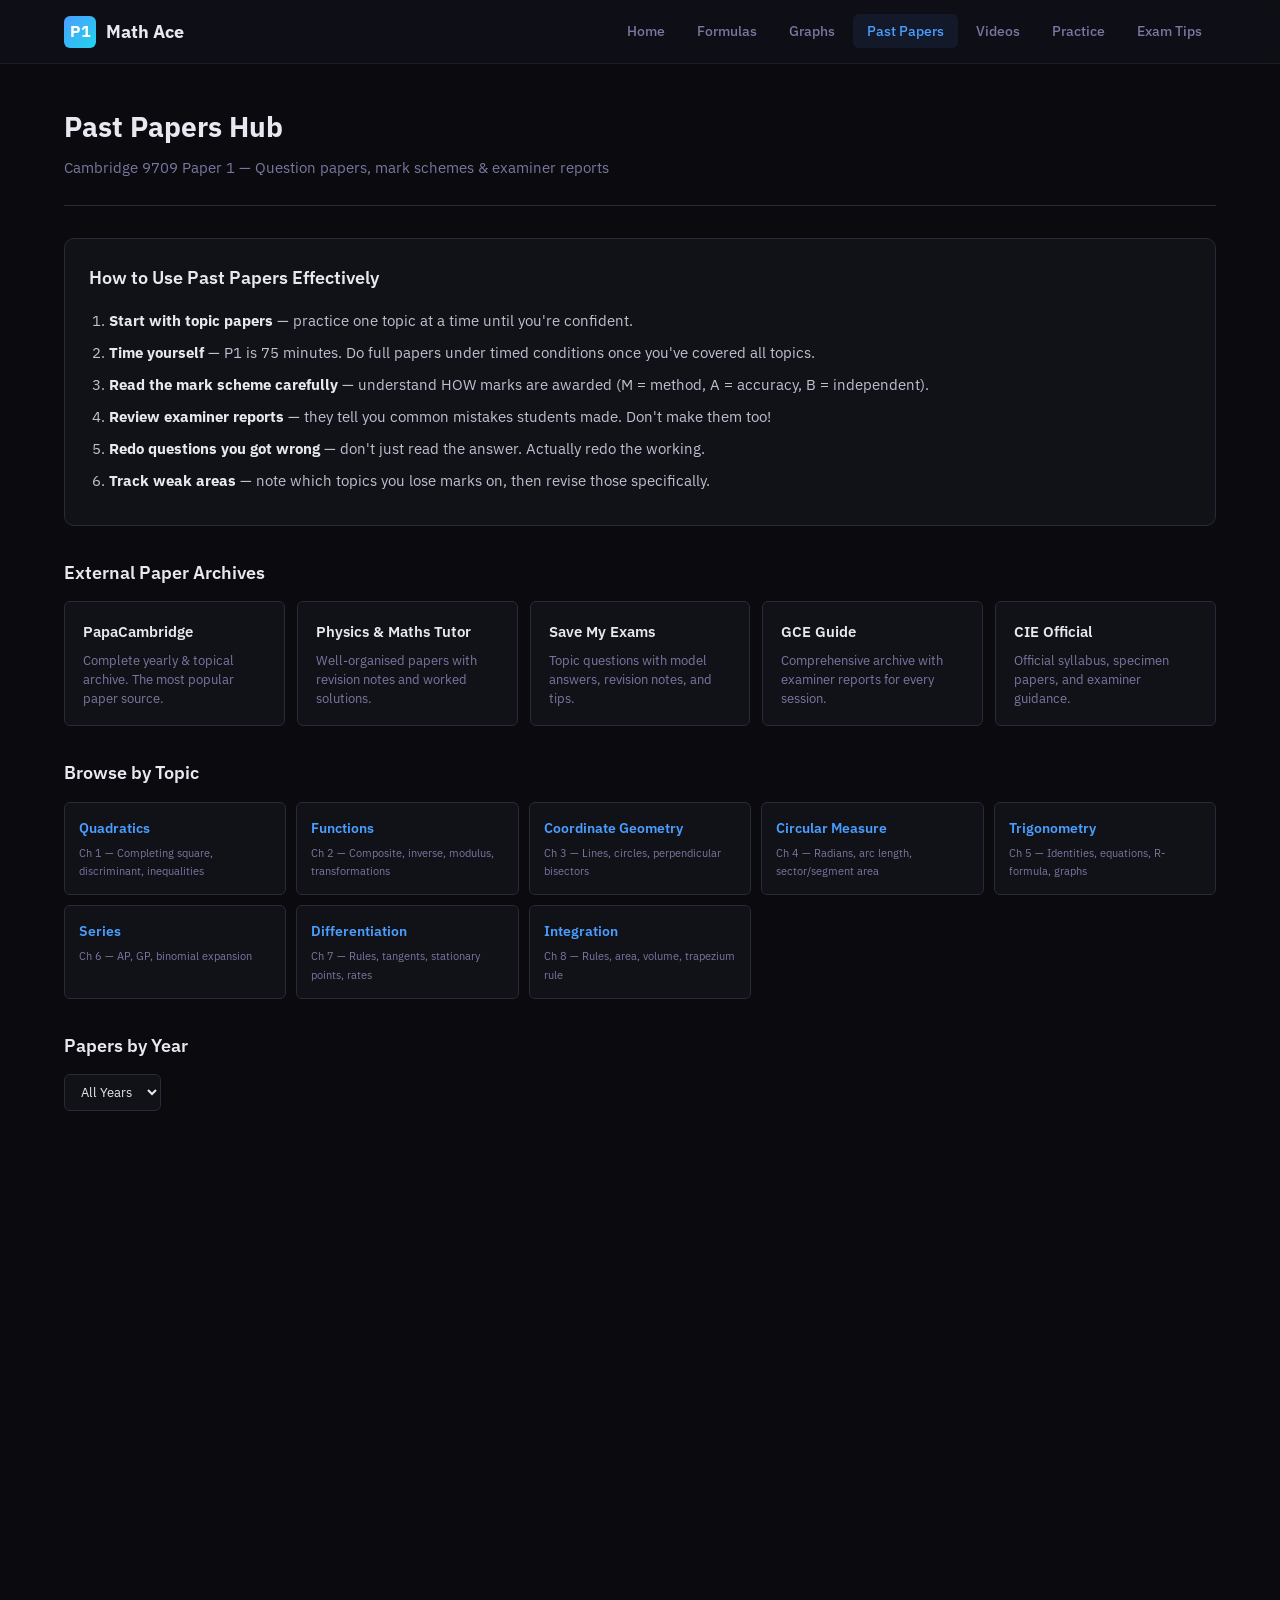
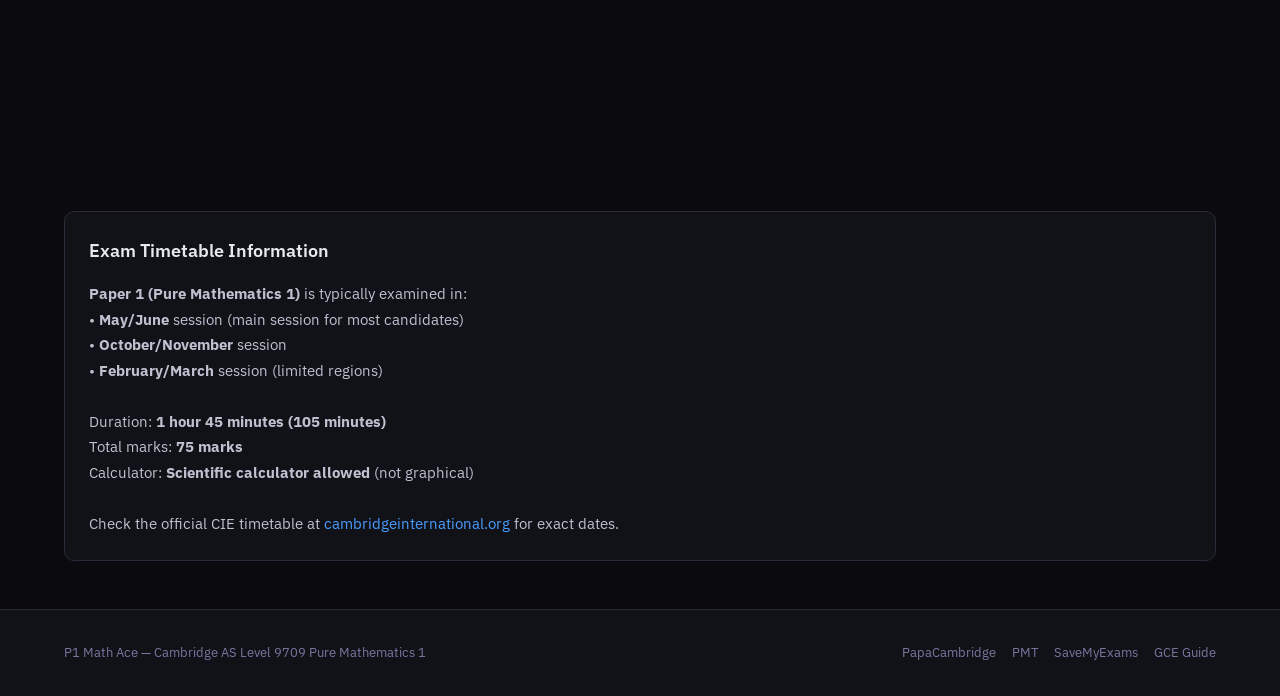
<file: past-papers.html>
<!DOCTYPE html>
<html lang="en">
<head>
  <meta charset="UTF-8">
  <meta name="viewport" content="width=device-width, initial-scale=1.0">
  <title>Past Papers — P1 Math Ace</title>
  <meta name="description" content="Cambridge 9709 Pure Mathematics 1 past papers 2015-2025 with mark schemes, examiner reports and topical questions.">
  <link rel="stylesheet" href="css/styles.css">
  <script defer src="js/main.js"></script>
  <style>
    .filter-bar { display:flex; gap:8px; flex-wrap:wrap; margin-bottom:24px; }
    .filter-bar select { padding:8px 12px; border-radius:var(--radius-sm); border:1px solid var(--border); background:var(--bg-secondary); color:var(--text-primary); font-size:13px; outline:none; }
    .filter-bar select:focus { border-color:var(--accent-blue-dim); }
    .paper-section { margin-bottom:32px; }
    .paper-section h2 { font-size:18px; font-weight:600; margin-bottom:14px; display:flex; align-items:center; gap:8px; }
    .paper-section h2 .year-badge { background:rgba(74,158,255,0.1); color:var(--accent-blue); font-size:12px; font-weight:600; padding:3px 10px; border-radius:12px; }
    .paper-grid { display:grid; grid-template-columns:repeat(auto-fit, minmax(300px, 1fr)); gap:12px; }
    .paper-card { background:var(--bg-secondary); border:1px solid var(--border); border-radius:var(--radius-sm); padding:16px; }
    .paper-card__session { font-size:13px; font-weight:600; color:var(--text-primary); margin-bottom:8px; }
    .paper-card__links { display:flex; gap:8px; flex-wrap:wrap; }
    .paper-card__link { display:inline-flex; align-items:center; gap:4px; padding:5px 12px; background:rgba(74,158,255,0.07); border:1px solid rgba(74,158,255,0.15); border-radius:4px; font-size:12px; color:var(--accent-blue); transition:var(--transition); cursor:pointer; text-decoration:none; }
    .paper-card__link:hover { background:rgba(74,158,255,0.15); color:#6db5ff; }
    .paper-card__link svg { width:12px; height:12px; }
    .ms-link { background:rgba(74,222,128,0.07); border-color:rgba(74,222,128,0.15); color:var(--accent-green); }
    .ms-link:hover { background:rgba(74,222,128,0.15); color:#6ee8a0; }
    .er-link { background:rgba(245,158,11,0.07); border-color:rgba(245,158,11,0.15); color:var(--accent-amber); }
    .er-link:hover { background:rgba(245,158,11,0.15); color:#fdb44b; }

    .guide-card { background:var(--bg-secondary); border:1px solid var(--border); border-radius:var(--radius-md); padding:24px; margin-bottom:32px; }
    .guide-card h2 { font-size:18px; font-weight:600; margin-bottom:16px; }
    .guide-card ol { padding-left:20px; color:var(--text-secondary); }
    .guide-card ol li { margin-bottom:8px; line-height:1.6; }
    .guide-card ol li strong { color:var(--text-primary); }

    .ext-grid { display:grid; grid-template-columns:repeat(auto-fit, minmax(220px, 1fr)); gap:12px; margin-bottom:32px; }
    .ext-card { background:var(--bg-secondary); border:1px solid var(--border); border-radius:var(--radius-sm); padding:18px; display:flex; flex-direction:column; gap:6px; text-decoration:none; color:inherit; transition:var(--transition); }
    .ext-card:hover { border-color:var(--accent-blue-dim); transform:translateY(-2px); }
    .ext-card__name { font-size:15px; font-weight:600; }
    .ext-card__desc { font-size:12.5px; color:var(--text-muted); line-height:1.5; }

    .topical-grid { display:grid; grid-template-columns:repeat(auto-fit, minmax(200px, 1fr)); gap:10px; }
    .topical-card { background:var(--bg-secondary); border:1px solid var(--border); border-radius:var(--radius-sm); padding:14px; cursor:pointer; transition:var(--transition); }
    .topical-card:hover { border-color:var(--accent-teal); }
    .topical-card__topic { font-size:14px; font-weight:600; margin-bottom:4px; }
    .topical-card__count { font-size:11px; color:var(--text-muted); }
  </style>
</head>
<body>
<div class="page-wrapper">
  <div class="container">
    <div class="page-header">
      <h1>Past Papers Hub</h1>
      <p>Cambridge 9709 Paper 1 — Question papers, mark schemes &amp; examiner reports</p>
    </div>

    <!-- HOW TO USE PAST PAPERS -->
    <div class="guide-card fade-in-up">
      <h2>How to Use Past Papers Effectively</h2>
      <ol>
        <li><strong>Start with topic papers</strong> — practice one topic at a time until you're confident.</li>
        <li><strong>Time yourself</strong> — P1 is 75 minutes. Do full papers under timed conditions once you've covered all topics.</li>
        <li><strong>Read the mark scheme carefully</strong> — understand HOW marks are awarded (M = method, A = accuracy, B = independent).</li>
        <li><strong>Review examiner reports</strong> — they tell you common mistakes students made. Don't make them too!</li>
        <li><strong>Redo questions you got wrong</strong> — don't just read the answer. Actually redo the working.</li>
        <li><strong>Track weak areas</strong> — note which topics you lose marks on, then revise those specifically.</li>
      </ol>
    </div>

    <!-- EXTERNAL SITES -->
    <h2 style="font-size:18px; font-weight:600; margin-bottom:14px;">External Paper Archives</h2>
    <div class="ext-grid fade-in-up">
      <a href="https://papacambridge.com/caie-past-papers/a-level/mathematics-9709/" target="_blank" rel="noopener" class="ext-card">
        <div class="ext-card__name">PapaCambridge</div>
        <div class="ext-card__desc">Complete yearly &amp; topical archive. The most popular paper source.</div>
      </a>
      <a href="https://www.physicsandmathstutor.com/a-level-maths/cie/" target="_blank" rel="noopener" class="ext-card">
        <div class="ext-card__name">Physics & Maths Tutor</div>
        <div class="ext-card__desc">Well-organised papers with revision notes and worked solutions.</div>
      </a>
      <a href="https://www.savemyexams.com/as/maths/cie/pure-mathematics-1/" target="_blank" rel="noopener" class="ext-card">
        <div class="ext-card__name">Save My Exams</div>
        <div class="ext-card__desc">Topic questions with model answers, revision notes, and tips.</div>
      </a>
      <a href="https://gceguide.com/papers/A%20Levels/Mathematics%20(9709)/" target="_blank" rel="noopener" class="ext-card">
        <div class="ext-card__name">GCE Guide</div>
        <div class="ext-card__desc">Comprehensive archive with examiner reports for every session.</div>
      </a>
      <a href="https://www.cambridgeinternational.org/programmes-and-qualifications/cambridge-international-as-and-a-level-mathematics-9709/" target="_blank" rel="noopener" class="ext-card">
        <div class="ext-card__name">CIE Official</div>
        <div class="ext-card__desc">Official syllabus, specimen papers, and examiner guidance.</div>
      </a>
    </div>

    <!-- TOPICAL PAPERS -->
    <h2 style="font-size:18px; font-weight:600; margin-bottom:14px;">Browse by Topic</h2>
    <div class="topical-grid fade-in-up" style="margin-bottom:32px;">
      <a href="https://www.savemyexams.com/as/maths/cie/pure-mathematics-1/topic-questions/quadratics/" target="_blank" rel="noopener" class="topical-card">
        <div class="topical-card__topic">Quadratics</div>
        <div class="topical-card__count">Ch 1 — Completing square, discriminant, inequalities</div>
      </a>
      <a href="https://www.savemyexams.com/as/maths/cie/pure-mathematics-1/topic-questions/functions/" target="_blank" rel="noopener" class="topical-card">
        <div class="topical-card__topic">Functions</div>
        <div class="topical-card__count">Ch 2 — Composite, inverse, modulus, transformations</div>
      </a>
      <a href="https://www.savemyexams.com/as/maths/cie/pure-mathematics-1/topic-questions/coordinate-geometry/" target="_blank" rel="noopener" class="topical-card">
        <div class="topical-card__topic">Coordinate Geometry</div>
        <div class="topical-card__count">Ch 3 — Lines, circles, perpendicular bisectors</div>
      </a>
      <a href="https://www.savemyexams.com/as/maths/cie/pure-mathematics-1/topic-questions/circular-measure/" target="_blank" rel="noopener" class="topical-card">
        <div class="topical-card__topic">Circular Measure</div>
        <div class="topical-card__count">Ch 4 — Radians, arc length, sector/segment area</div>
      </a>
      <a href="https://www.savemyexams.com/as/maths/cie/pure-mathematics-1/topic-questions/trigonometry/" target="_blank" rel="noopener" class="topical-card">
        <div class="topical-card__topic">Trigonometry</div>
        <div class="topical-card__count">Ch 5 — Identities, equations, R-formula, graphs</div>
      </a>
      <a href="https://www.savemyexams.com/as/maths/cie/pure-mathematics-1/topic-questions/series/" target="_blank" rel="noopener" class="topical-card">
        <div class="topical-card__topic">Series</div>
        <div class="topical-card__count">Ch 6 — AP, GP, binomial expansion</div>
      </a>
      <a href="https://www.savemyexams.com/as/maths/cie/pure-mathematics-1/topic-questions/differentiation/" target="_blank" rel="noopener" class="topical-card">
        <div class="topical-card__topic">Differentiation</div>
        <div class="topical-card__count">Ch 7 — Rules, tangents, stationary points, rates</div>
      </a>
      <a href="https://www.savemyexams.com/as/maths/cie/pure-mathematics-1/topic-questions/integration/" target="_blank" rel="noopener" class="topical-card">
        <div class="topical-card__topic">Integration</div>
        <div class="topical-card__count">Ch 8 — Rules, area, volume, trapezium rule</div>
      </a>
    </div>

    <!-- FILTER -->
    <h2 style="font-size:18px; font-weight:600; margin-bottom:14px;">Papers by Year</h2>
    <div class="filter-bar">
      <select id="yearFilter" onchange="filterPapers()">
        <option value="all">All Years</option>
        <option value="2025">2025</option>
        <option value="2024">2024</option>
        <option value="2023">2023</option>
        <option value="2022">2022</option>
        <option value="2021">2021</option>
        <option value="2020">2020</option>
        <option value="2019">2019</option>
        <option value="2018">2018</option>
        <option value="2017">2017</option>
        <option value="2016">2016</option>
        <option value="2015">2015</option>
      </select>
    </div>

    <!-- PAPER LISTINGS -->
    <div id="paperListings"></div>

    <!-- EXAM TIMETABLE INFO -->
    <div class="guide-card fade-in-up" style="margin-top:32px;">
      <h2>Exam Timetable Information</h2>
      <p style="color:var(--text-secondary); line-height:1.7;">
        <strong>Paper 1 (Pure Mathematics 1)</strong> is typically examined in:<br>
        &bull; <strong>May/June</strong> session (main session for most candidates)<br>
        &bull; <strong>October/November</strong> session<br>
        &bull; <strong>February/March</strong> session (limited regions)<br><br>
        Duration: <strong>1 hour 45 minutes (105 minutes)</strong><br>
        Total marks: <strong>75 marks</strong><br>
        Calculator: <strong>Scientific calculator allowed</strong> (not graphical)<br><br>
        Check the official CIE timetable at <a href="https://www.cambridgeinternational.org/exam-administration/cambridge-exams-officers-guide/phase-1-preparation/timetabling-and-entries/" target="_blank" rel="noopener">cambridgeinternational.org</a> for exact dates.
      </p>
    </div>

  </div>
</div>

<script>
  const BASE_URL = 'https://papers.gceguide.com/A%20Levels/Mathematics%20(9709)';

  function generatePapers() {
    const years = [];
    for (let y = 2025; y >= 2015; y--) years.push(y);

    const sessions = [
      { code: 'm', label: 'February/March', variants: ['12','13'] },
      { code: 's', label: 'May/June', variants: ['12','13'] },
      { code: 'w', label: 'October/November', variants: ['12','13'] },
    ];

    return years.map(year => ({
      year,
      sessions: sessions.map(s => ({
        label: s.label,
        code: s.code,
        qp: s.variants.map(v => ({
          label: `P1 V${v.charAt(1)}`,
          url: `${BASE_URL}/${year}/9709_${s.code}${String(year).slice(2)}_qp_${v}.pdf`
        })),
        ms: s.variants.map(v => ({
          label: `MS V${v.charAt(1)}`,
          url: `${BASE_URL}/${year}/9709_${s.code}${String(year).slice(2)}_ms_${v}.pdf`
        })),
        er: {
          label: 'Examiner Report',
          url: `${BASE_URL}/${year}/9709_${s.code}${String(year).slice(2)}_er.pdf`
        }
      }))
    }));
  }

  function renderPapers(data) {
    const container = document.getElementById('paperListings');
    container.innerHTML = data.map(yearData => `
      <div class="paper-section fade-in-up" data-year="${yearData.year}">
        <h2><span class="year-badge">${yearData.year}</span></h2>
        <div class="paper-grid">
          ${yearData.sessions.map(s => `
            <div class="paper-card">
              <div class="paper-card__session">${s.label} ${yearData.year}</div>
              <div class="paper-card__links">
                ${s.qp.map(q => `<a href="${q.url}" target="_blank" rel="noopener" class="paper-card__link"><svg xmlns="http://www.w3.org/2000/svg" width="12" height="12" viewBox="0 0 24 24" fill="none" stroke="currentColor" stroke-width="2"><path d="M14.5 2H6a2 2 0 0 0-2 2v16a2 2 0 0 0 2 2h12a2 2 0 0 0 2-2V7.5L14.5 2z"/><polyline points="14 2 14 8 20 8"/></svg> ${q.label}</a>`).join('')}
                ${s.ms.map(m => `<a href="${m.url}" target="_blank" rel="noopener" class="paper-card__link ms-link"><svg xmlns="http://www.w3.org/2000/svg" width="12" height="12" viewBox="0 0 24 24" fill="none" stroke="currentColor" stroke-width="2"><path d="M20 6 9 17l-5-5"/></svg> ${m.label}</a>`).join('')}
                <a href="${s.er.url}" target="_blank" rel="noopener" class="paper-card__link er-link"><svg xmlns="http://www.w3.org/2000/svg" width="12" height="12" viewBox="0 0 24 24" fill="none" stroke="currentColor" stroke-width="2"><path d="M15 14c.2-1 .7-1.7 1.5-2.5 1-.9 1.5-2.2 1.5-3.5A6 6 0 0 0 6 8c0 1 .2 2.2 1.5 3.5"/><path d="M9 18h6"/></svg> ER</a>
              </div>
            </div>
          `).join('')}
        </div>
      </div>
    `).join('');
  }

  window.filterPapers = function() {
    const val = document.getElementById('yearFilter').value;
    document.querySelectorAll('.paper-section').forEach(s => {
      s.style.display = (val === 'all' || s.dataset.year === val) ? '' : 'none';
    });
  };

  document.addEventListener('DOMContentLoaded', () => {
    const data = generatePapers();
    renderPapers(data);
  });
</script>
</body>
</html>
</file>
<file: css/styles.css>
/* ═══════════════════════════════════════════════════════════
   P1 MATH ACE — Global Design System
   Cambridge AS Level Pure Mathematics 1 (9709)
   ═══════════════════════════════════════════════════════════ */

@import url('https://fonts.googleapis.com/css2?family=IBM+Plex+Mono:ital,wght@0,400;0,500;0,600;1,400&family=IBM+Plex+Sans:ital,wght@0,300;0,400;0,500;0,600;0,700;1,400&display=swap');

/* ── DESIGN TOKENS ── */
:root {
  --bg-primary:     #0a0a0f;
  --bg-secondary:   #111118;
  --bg-tertiary:    #1a1a26;
  --bg-elevated:    #1e1e2e;
  --border:         #2a2a3a;
  --border-light:   #333348;

  --text-primary:   #e8e8f0;
  --text-secondary: #c0c0d0;
  --text-muted:     #7878a0;

  --accent-blue:    #4a9eff;
  --accent-blue-dim:#2a6ecc;
  --accent-green:   #4ade80;
  --accent-amber:   #f59e0b;
  --accent-red:     #ef4444;
  --accent-teal:    #2dd4bf;
  --accent-cyan:    #22d3ee;
  --accent-pink:    #ec4899;

  --gradient-hero:  linear-gradient(135deg, #0a0a0f 0%, #141028 40%, #0a1628 100%);
  --gradient-card:  linear-gradient(145deg, rgba(26,26,38,0.6) 0%, rgba(17,17,24,0.8) 100%);
  --glass-bg:       rgba(17, 17, 24, 0.75);
  --glass-border:   rgba(255, 255, 255, 0.06);

  --shadow-sm:      0 2px 8px rgba(0,0,0,0.3);
  --shadow-md:      0 4px 20px rgba(0,0,0,0.4);
  --shadow-lg:      0 8px 40px rgba(0,0,0,0.5);
  --shadow-glow:    0 0 20px rgba(74,158,255,0.15);

  --radius-sm:      6px;
  --radius-md:      10px;
  --radius-lg:      16px;
  --radius-xl:      24px;

  --font-sans:      'IBM Plex Sans', -apple-system, sans-serif;
  --font-mono:      'IBM Plex Mono', 'Fira Code', monospace;

  --nav-height:     64px;
  --max-width:      1200px;
  --transition:     all 0.2s ease;
}

/* ── RESET ── */
*, *::before, *::after {
  box-sizing: border-box;
  margin: 0;
  padding: 0;
}

html {
  scroll-behavior: smooth;
  -webkit-font-smoothing: antialiased;
  -moz-osx-font-smoothing: grayscale;
}

body {
  background: var(--bg-primary);
  color: var(--text-primary);
  font-family: var(--font-sans);
  font-size: 15px;
  line-height: 1.65;
  min-height: 100vh;
  overflow-x: hidden;
}

a {
  color: var(--accent-blue);
  text-decoration: none;
  transition: var(--transition);
}
a:hover { color: #6db5ff; }

img { max-width: 100%; height: auto; display: block; }
button { cursor: pointer; font-family: inherit; }
input, select, textarea { font-family: inherit; }

::selection {
  background: rgba(74,158,255,0.3);
  color: #fff;
}

/* ── SCROLLBAR ── */
::-webkit-scrollbar { width: 8px; height: 8px; }
::-webkit-scrollbar-track { background: var(--bg-primary); }
::-webkit-scrollbar-thumb { background: var(--border); border-radius: 4px; }
::-webkit-scrollbar-thumb:hover { background: var(--border-light); }

/* ═══════════════════════════════════════════════════════════
   NAVIGATION
   ═══════════════════════════════════════════════════════════ */

.navbar {
  position: fixed;
  top: 0;
  left: 0;
  right: 0;
  z-index: 1000;
  height: var(--nav-height);
  background: var(--glass-bg);
  backdrop-filter: blur(20px) saturate(180%);
  -webkit-backdrop-filter: blur(20px) saturate(180%);
  border-bottom: 1px solid var(--glass-border);
  transition: var(--transition);
}

.navbar.scrolled {
  background: rgba(10, 10, 15, 0.92);
  box-shadow: var(--shadow-md);
}

.navbar__inner {
  max-width: var(--max-width);
  margin: 0 auto;
  padding: 0 24px;
  height: 100%;
  display: flex;
  align-items: center;
  justify-content: space-between;
}

.navbar__logo {
  display: flex;
  align-items: center;
  gap: 10px;
  font-weight: 700;
  font-size: 18px;
  color: var(--text-primary);
  text-decoration: none;
}

.navbar__logo-icon {
  width: 32px;
  height: 32px;
  background: linear-gradient(135deg, var(--accent-blue), var(--accent-cyan));
  border-radius: var(--radius-sm);
  display: flex;
  align-items: center;
  justify-content: center;
  font-size: 16px;
  font-weight: 700;
  color: #fff;
}

.navbar__links {
  display: flex;
  align-items: center;
  gap: 4px;
  list-style: none;
}

.navbar__link {
  padding: 8px 14px;
  border-radius: var(--radius-sm);
  font-size: 13.5px;
  font-weight: 500;
  color: var(--text-muted);
  text-decoration: none;
  transition: var(--transition);
  white-space: nowrap;
}

.navbar__link:hover {
  color: var(--text-primary);
  background: rgba(255,255,255,0.05);
}

.navbar__link.active {
  color: var(--accent-blue);
  background: rgba(74,158,255,0.08);
}

/* Mobile hamburger */
.navbar__toggle {
  display: none;
  background: none;
  border: none;
  color: var(--text-primary);
  padding: 8px;
  border-radius: var(--radius-sm);
}

.navbar__toggle svg {
  width: 24px;
  height: 24px;
}

.navbar__toggle:hover {
  background: rgba(255,255,255,0.05);
}

@media (max-width: 768px) {
  .navbar__toggle { display: flex; }

  .navbar__links {
    position: fixed;
    top: var(--nav-height);
    left: 0;
    right: 0;
    bottom: 0;
    background: rgba(10,10,15,0.97);
    backdrop-filter: blur(20px);
    flex-direction: column;
    padding: 20px;
    gap: 4px;
    transform: translateX(100%);
    transition: transform 0.3s ease;
  }

  .navbar__links.open {
    transform: translateX(0);
  }

  .navbar__link {
    font-size: 16px;
    padding: 14px 16px;
    width: 100%;
    border-radius: var(--radius-md);
  }
}

/* ═══════════════════════════════════════════════════════════
   LAYOUT
   ═══════════════════════════════════════════════════════════ */

.page-wrapper {
  padding-top: var(--nav-height);
  min-height: 100vh;
}

.container {
  max-width: var(--max-width);
  margin: 0 auto;
  padding: 0 24px;
}

.section {
  padding: 48px 0;
}

.section--hero {
  padding: 80px 0 60px;
  background: var(--gradient-hero);
  position: relative;
  overflow: hidden;
}

.section--hero::before {
  content: '';
  position: absolute;
  top: -50%;
  right: -20%;
  width: 600px;
  height: 600px;
  background: radial-gradient(circle, rgba(74,158,255,0.06) 0%, transparent 70%);
  pointer-events: none;
}

.section--hero::after {
  content: '';
  position: absolute;
  bottom: -30%;
  left: -10%;
  width: 400px;
  height: 400px;
  background: radial-gradient(circle, rgba(45,212,191,0.04) 0%, transparent 70%);
  pointer-events: none;
}

.page-header {
  padding: 40px 0 24px;
  border-bottom: 1px solid var(--border);
  margin-bottom: 32px;
}

.page-header h1 {
  font-size: 28px;
  font-weight: 700;
  margin-bottom: 6px;
}

.page-header p {
  color: var(--text-muted);
  font-size: 15px;
}

/* ── GRIDS ── */
.grid-2 {
  display: grid;
  grid-template-columns: repeat(2, 1fr);
  gap: 16px;
}

.grid-3 {
  display: grid;
  grid-template-columns: repeat(3, 1fr);
  gap: 16px;
}

.grid-auto {
  display: grid;
  grid-template-columns: repeat(auto-fit, minmax(320px, 1fr));
  gap: 16px;
}

.grid-auto-sm {
  display: grid;
  grid-template-columns: repeat(auto-fit, minmax(240px, 1fr));
  gap: 14px;
}

@media (max-width: 768px) {
  .grid-2, .grid-3 {
    grid-template-columns: 1fr;
  }
  .grid-auto {
    grid-template-columns: 1fr;
  }
  .section--hero { padding: 60px 0 40px; }
  .page-header h1 { font-size: 22px; }
}

/* ═══════════════════════════════════════════════════════════
   CARDS
   ═══════════════════════════════════════════════════════════ */

.card {
  background: var(--bg-secondary);
  border: 1px solid var(--border);
  border-radius: var(--radius-md);
  padding: 20px;
  transition: var(--transition);
}

.card:hover {
  border-color: var(--border-light);
  box-shadow: var(--shadow-sm);
}

.card--link {
  cursor: pointer;
  text-decoration: none;
  color: inherit;
  display: block;
}

.card--link:hover {
  transform: translateY(-2px);
  box-shadow: var(--shadow-md);
  border-color: var(--accent-blue-dim);
}

.card--glass {
  background: var(--gradient-card);
  border: 1px solid var(--glass-border);
  backdrop-filter: blur(8px);
}

.card__icon {
  width: 44px;
  height: 44px;
  border-radius: var(--radius-sm);
  display: flex;
  align-items: center;
  justify-content: center;
  margin-bottom: 14px;
  font-size: 20px;
}

.card__icon svg {
  width: 22px;
  height: 22px;
}

.card__title {
  font-size: 16px;
  font-weight: 600;
  margin-bottom: 6px;
}

.card__desc {
  font-size: 13.5px;
  color: var(--text-muted);
  line-height: 1.5;
}

.card h3 {
  font-size: 12px;
  font-weight: 600;
  text-transform: uppercase;
  letter-spacing: 0.08em;
  color: var(--accent-blue);
  margin-bottom: 12px;
}

.card h4 {
  font-size: 13px;
  font-weight: 600;
  color: var(--accent-amber);
  margin: 16px 0 6px;
}

/* ═══════════════════════════════════════════════════════════
   FORMULA BLOCKS
   ═══════════════════════════════════════════════════════════ */

.formula {
  background: var(--bg-tertiary);
  border-left: 3px solid var(--accent-blue);
  border-radius: 0 var(--radius-sm) var(--radius-sm) 0;
  padding: 10px 14px;
  font-family: var(--font-mono);
  font-size: 13.5px;
  margin: 8px 0;
  line-height: 1.8;
  position: relative;
}

.formula__label {
  font-family: var(--font-sans);
  font-size: 11px;
  color: var(--text-muted);
  font-style: italic;
  display: block;
  margin-bottom: 2px;
}

.formula__eq {
  color: var(--text-primary);
}

.formula__copy {
  position: absolute;
  top: 6px;
  right: 6px;
  background: rgba(255,255,255,0.05);
  border: 1px solid var(--border);
  border-radius: 4px;
  color: var(--text-muted);
  padding: 3px 6px;
  font-size: 10px;
  cursor: pointer;
  opacity: 0;
  transition: var(--transition);
}

.formula:hover .formula__copy { opacity: 1; }
.formula__copy:hover { background: rgba(255,255,255,0.1); color: var(--text-primary); }

/* Colour variants */
.formula--green  { border-left-color: var(--accent-green); }
.formula--red    { border-left-color: var(--accent-red); }
.formula--amber  { border-left-color: var(--accent-amber); }
.formula--teal   { border-left-color: var(--accent-teal); }
.formula--cyan   { border-left-color: var(--accent-cyan); }
.formula--pink   { border-left-color: var(--accent-pink); }

/* ═══════════════════════════════════════════════════════════
   EXAMPLE BLOCKS
   ═══════════════════════════════════════════════════════════ */

.example {
  background: rgba(17,17,30,0.6);
  border: 1px solid #252535;
  border-radius: var(--radius-sm);
  padding: 12px 16px;
  margin: 8px 0;
  font-size: 13px;
}

.example__title {
  font-size: 10.5px;
  font-weight: 600;
  color: var(--accent-teal);
  text-transform: uppercase;
  letter-spacing: 0.07em;
  margin-bottom: 6px;
}

.example p {
  color: var(--text-secondary);
  line-height: 1.6;
}

.example .step {
  color: var(--text-primary);
  font-family: var(--font-mono);
  font-size: 12.5px;
  line-height: 1.8;
}

/* ═══════════════════════════════════════════════════════════
   CALLOUT BLOCKS
   ═══════════════════════════════════════════════════════════ */

.callout {
  border-radius: var(--radius-sm);
  padding: 10px 14px;
  margin: 8px 0;
  font-size: 13px;
  line-height: 1.55;
}

.callout strong {
  font-weight: 600;
}

.callout--rule {
  background: #161628;
  border: 1px solid #28284a;
  color: #9090c0;
}
.callout--rule strong { color: var(--accent-blue); }

.callout--warn {
  background: #1c1608;
  border: 1px solid #3d3010;
  color: #c09050;
}
.callout--warn strong { color: var(--accent-amber); }

.callout--tip {
  background: #081c14;
  border: 1px solid #103828;
  color: #60c090;
}
.callout--tip strong { color: var(--accent-green); }

.callout--danger {
  background: #1c0808;
  border: 1px solid #381010;
  color: #e07070;
}
.callout--danger strong { color: var(--accent-red); }

/* ═══════════════════════════════════════════════════════════
   BUTTONS
   ═══════════════════════════════════════════════════════════ */

.btn {
  display: inline-flex;
  align-items: center;
  gap: 8px;
  padding: 10px 20px;
  border-radius: var(--radius-sm);
  font-size: 14px;
  font-weight: 500;
  border: none;
  transition: var(--transition);
  cursor: pointer;
  white-space: nowrap;
}

.btn svg { width: 16px; height: 16px; }

.btn--primary {
  background: var(--accent-blue);
  color: #fff;
}
.btn--primary:hover {
  background: #5eabff;
  box-shadow: 0 0 20px rgba(74,158,255,0.3);
}

.btn--ghost {
  background: transparent;
  border: 1px solid var(--border);
  color: var(--text-secondary);
}
.btn--ghost:hover {
  border-color: var(--accent-blue-dim);
  color: var(--accent-blue);
  background: rgba(74,158,255,0.05);
}

.btn--sm {
  padding: 6px 12px;
  font-size: 12.5px;
}

.btn--danger {
  background: rgba(239,68,68,0.1);
  border: 1px solid rgba(239,68,68,0.2);
  color: var(--accent-red);
}

.btn--success {
  background: rgba(74,222,128,0.1);
  border: 1px solid rgba(74,222,128,0.2);
  color: var(--accent-green);
}

/* ═══════════════════════════════════════════════════════════
   TABLES
   ═══════════════════════════════════════════════════════════ */

.table-wrap {
  overflow-x: auto;
  margin: 8px 0;
}

table {
  width: 100%;
  border-collapse: collapse;
  font-size: 13px;
}

th {
  text-align: left;
  font-size: 11px;
  font-weight: 600;
  text-transform: uppercase;
  letter-spacing: 0.06em;
  color: var(--text-muted);
  padding: 8px 10px;
  border-bottom: 1px solid var(--border);
}

td {
  padding: 8px 10px;
  border-bottom: 1px solid rgba(42,42,58,0.5);
  font-family: var(--font-mono);
  color: var(--text-primary);
  vertical-align: top;
}

tr:last-child td { border-bottom: none; }

tr:hover td { background: rgba(255,255,255,0.02); }

/* ═══════════════════════════════════════════════════════════
   TABS
   ═══════════════════════════════════════════════════════════ */

.tabs {
  display: flex;
  overflow-x: auto;
  gap: 3px;
  padding-bottom: 2px;
  margin-bottom: 24px;
  border-bottom: 1px solid var(--border);
}

.tabs::-webkit-scrollbar { height: 3px; }

.tab {
  flex-shrink: 0;
  padding: 10px 18px;
  font-size: 13px;
  font-weight: 500;
  border-radius: var(--radius-sm) var(--radius-sm) 0 0;
  cursor: pointer;
  border: 1px solid transparent;
  border-bottom: none;
  color: var(--text-muted);
  background: transparent;
  transition: var(--transition);
  user-select: none;
  white-space: nowrap;
}

.tab:hover {
  color: var(--text-primary);
  background: var(--bg-secondary);
}

.tab.active {
  background: var(--bg-secondary);
  color: var(--accent-blue);
  border-color: var(--border);
}

.panel { display: none; }
.panel.active { display: block; animation: fadeIn 0.25s ease; }

/* ═══════════════════════════════════════════════════════════
   BADGES
   ═══════════════════════════════════════════════════════════ */

.badge {
  display: inline-flex;
  align-items: center;
  font-size: 10.5px;
  font-weight: 600;
  padding: 2px 8px;
  border-radius: 20px;
  letter-spacing: 0.02em;
}

.badge--easy {
  background: rgba(74,222,128,0.1);
  color: var(--accent-green);
  border: 1px solid rgba(74,222,128,0.2);
}

.badge--medium {
  background: rgba(245,158,11,0.1);
  color: var(--accent-amber);
  border: 1px solid rgba(245,158,11,0.2);
}

.badge--hard {
  background: rgba(239,68,68,0.1);
  color: var(--accent-red);
  border: 1px solid rgba(239,68,68,0.2);
}

/* ═══════════════════════════════════════════════════════════
   SEARCH BAR
   ═══════════════════════════════════════════════════════════ */

.search-bar {
  position: relative;
  margin-bottom: 24px;
}

.search-bar input {
  width: 100%;
  padding: 12px 16px 12px 44px;
  border-radius: var(--radius-md);
  border: 1px solid var(--border);
  background: var(--bg-secondary);
  color: var(--text-primary);
  font-size: 14px;
  outline: none;
  transition: var(--transition);
}

.search-bar input:focus {
  border-color: var(--accent-blue-dim);
  box-shadow: 0 0 0 3px rgba(74,158,255,0.1);
}

.search-bar input::placeholder {
  color: var(--text-muted);
}

.search-bar svg {
  position: absolute;
  left: 14px;
  top: 50%;
  transform: translateY(-50%);
  width: 18px;
  height: 18px;
  color: var(--text-muted);
}

/* ═══════════════════════════════════════════════════════════
   QUESTION / PRACTICE BLOCKS
   ═══════════════════════════════════════════════════════════ */

.question {
  background: var(--bg-secondary);
  border: 1px solid var(--border);
  border-radius: var(--radius-md);
  padding: 20px;
  margin-bottom: 16px;
}

.question__header {
  display: flex;
  align-items: center;
  justify-content: space-between;
  margin-bottom: 12px;
}

.question__num {
  font-size: 12px;
  font-weight: 600;
  color: var(--text-muted);
}

.question__text {
  font-size: 14.5px;
  line-height: 1.7;
  margin-bottom: 14px;
}

.question__actions {
  display: flex;
  gap: 8px;
  flex-wrap: wrap;
}

.question__reveal {
  display: none;
  margin-top: 14px;
  padding-top: 14px;
  border-top: 1px solid var(--border);
}

.question__reveal.show { display: block; animation: fadeIn 0.3s ease; }

/* ═══════════════════════════════════════════════════════════
   VIDEO CARDS
   ═══════════════════════════════════════════════════════════ */

.video-card {
  background: var(--bg-secondary);
  border: 1px solid var(--border);
  border-radius: var(--radius-md);
  overflow: hidden;
  transition: var(--transition);
}

.video-card:hover {
  border-color: var(--border-light);
  transform: translateY(-2px);
  box-shadow: var(--shadow-md);
}

.video-card__embed {
  position: relative;
  padding-top: 56.25%; /* 16:9 */
  background: var(--bg-tertiary);
}

.video-card__embed iframe {
  position: absolute;
  top: 0;
  left: 0;
  width: 100%;
  height: 100%;
  border: none;
}

.video-card__info {
  padding: 14px 16px;
}

.video-card__title {
  font-size: 14px;
  font-weight: 600;
  margin-bottom: 4px;
}

.video-card__channel {
  font-size: 12px;
  color: var(--text-muted);
}

/* ═══════════════════════════════════════════════════════════
   PAST PAPER TABLE
   ═══════════════════════════════════════════════════════════ */

.paper-table td a {
  display: inline-flex;
  align-items: center;
  gap: 4px;
  padding: 4px 10px;
  background: rgba(74,158,255,0.08);
  border: 1px solid rgba(74,158,255,0.15);
  border-radius: 4px;
  font-size: 12px;
  font-family: var(--font-sans);
  color: var(--accent-blue);
  transition: var(--transition);
}

.paper-table td a:hover {
  background: rgba(74,158,255,0.15);
  color: #6db5ff;
}

/* ═══════════════════════════════════════════════════════════
   PROGRESS BAR
   ═══════════════════════════════════════════════════════════ */

.progress {
  height: 6px;
  background: var(--bg-tertiary);
  border-radius: 3px;
  overflow: hidden;
  margin: 6px 0;
}

.progress__fill {
  height: 100%;
  border-radius: 3px;
  background: linear-gradient(90deg, var(--accent-blue), var(--accent-cyan));
  transition: width 0.5s ease;
}

/* ═══════════════════════════════════════════════════════════
   COUNTDOWN WIDGET
   ═══════════════════════════════════════════════════════════ */

.countdown {
  display: flex;
  gap: 16px;
  align-items: center;
}

.countdown__unit {
  text-align: center;
}

.countdown__number {
  font-size: 32px;
  font-weight: 700;
  font-family: var(--font-mono);
  color: var(--accent-blue);
  line-height: 1;
}

.countdown__label {
  font-size: 11px;
  color: var(--text-muted);
  text-transform: uppercase;
  letter-spacing: 0.05em;
  margin-top: 4px;
}

/* ═══════════════════════════════════════════════════════════
   ANIMATIONS
   ═══════════════════════════════════════════════════════════ */

@keyframes fadeIn {
  from { opacity: 0; }
  to   { opacity: 1; }
}

@keyframes fadeInUp {
  from { opacity: 0; transform: translateY(20px); }
  to   { opacity: 1; transform: translateY(0); }
}

@keyframes slideIn {
  from { opacity: 0; transform: translateX(-10px); }
  to   { opacity: 1; transform: translateX(0); }
}

@keyframes pulse {
  0%, 100% { opacity: 1; }
  50% { opacity: 0.6; }
}

.fade-in {
  opacity: 0;
  animation: fadeIn 0.5s ease forwards;
}

.fade-in-up {
  opacity: 0;
  transform: translateY(20px);
  transition: opacity 0.5s ease, transform 0.5s ease;
}

.fade-in-up.visible {
  opacity: 1;
  transform: translateY(0);
}

/* Staggered children */
.stagger > * {
  opacity: 0;
  transform: translateY(15px);
  animation: fadeInUp 0.4s ease forwards;
}
.stagger > *:nth-child(1) { animation-delay: 0.05s; }
.stagger > *:nth-child(2) { animation-delay: 0.1s; }
.stagger > *:nth-child(3) { animation-delay: 0.15s; }
.stagger > *:nth-child(4) { animation-delay: 0.2s; }
.stagger > *:nth-child(5) { animation-delay: 0.25s; }
.stagger > *:nth-child(6) { animation-delay: 0.3s; }
.stagger > *:nth-child(7) { animation-delay: 0.35s; }
.stagger > *:nth-child(8) { animation-delay: 0.4s; }

/* ═══════════════════════════════════════════════════════════
   FOOTER
   ═══════════════════════════════════════════════════════════ */

.footer {
  background: var(--bg-secondary);
  border-top: 1px solid var(--border);
  padding: 32px 0;
  margin-top: 48px;
}

.footer__inner {
  max-width: var(--max-width);
  margin: 0 auto;
  padding: 0 24px;
  display: flex;
  justify-content: space-between;
  align-items: center;
  flex-wrap: wrap;
  gap: 16px;
}

.footer__text {
  font-size: 13px;
  color: var(--text-muted);
}

.footer__links {
  display: flex;
  gap: 16px;
  flex-wrap: wrap;
}

.footer__links a {
  font-size: 13px;
  color: var(--text-muted);
}

.footer__links a:hover { color: var(--accent-blue); }

/* ═══════════════════════════════════════════════════════════
   SCROLL TO TOP
   ═══════════════════════════════════════════════════════════ */

.scroll-top {
  position: fixed;
  bottom: 24px;
  right: 24px;
  width: 40px;
  height: 40px;
  border-radius: 50%;
  background: var(--accent-blue);
  color: #fff;
  border: none;
  display: flex;
  align-items: center;
  justify-content: center;
  box-shadow: var(--shadow-md);
  opacity: 0;
  visibility: hidden;
  transition: var(--transition);
  z-index: 900;
  cursor: pointer;
}

.scroll-top.visible {
  opacity: 1;
  visibility: visible;
}

.scroll-top:hover {
  transform: translateY(-2px);
  box-shadow: var(--shadow-glow);
}

.scroll-top svg { width: 18px; height: 18px; }

/* ═══════════════════════════════════════════════════════════
   UTILITY CLASSES
   ═══════════════════════════════════════════════════════════ */

.text-center { text-align: center; }
.text-muted { color: var(--text-muted); }
.text-blue { color: var(--accent-blue); }
.text-green { color: var(--accent-green); }
.text-amber { color: var(--accent-amber); }
.text-red { color: var(--accent-red); }
.text-teal { color: var(--accent-teal); }
.text-mono { font-family: var(--font-mono); }
.mt-8 { margin-top: 8px; }
.mt-16 { margin-top: 16px; }
.mt-24 { margin-top: 24px; }
.mt-32 { margin-top: 32px; }
.mb-8 { margin-bottom: 8px; }
.mb-16 { margin-bottom: 16px; }
.mb-24 { margin-bottom: 24px; }
.gap-8 { gap: 8px; }
.gap-16 { gap: 16px; }
.flex { display: flex; }
.flex-col { flex-direction: column; }
.items-center { align-items: center; }
.justify-between { justify-content: space-between; }
.flex-wrap { flex-wrap: wrap; }
.hidden { display: none !important; }

/* ═══════════════════════════════════════════════════════════
   GRAPH PLOTTER SPECIFIC
   ═══════════════════════════════════════════════════════════ */

.plotter-layout {
  display: grid;
  grid-template-columns: 1fr 320px;
  gap: 20px;
  min-height: 500px;
}

.plotter-canvas {
  background: var(--bg-secondary);
  border: 1px solid var(--border);
  border-radius: var(--radius-md);
  overflow: hidden;
  position: relative;
}

.plotter-sidebar {
  display: flex;
  flex-direction: column;
  gap: 12px;
}

.plotter-input {
  display: flex;
  gap: 8px;
}

.plotter-input input {
  flex: 1;
  padding: 10px 14px;
  background: var(--bg-secondary);
  border: 1px solid var(--border);
  border-radius: var(--radius-sm);
  color: var(--text-primary);
  font-family: var(--font-mono);
  font-size: 14px;
  outline: none;
}

.plotter-input input:focus {
  border-color: var(--accent-blue-dim);
}

.preset-btn {
  display: block;
  width: 100%;
  padding: 8px 12px;
  text-align: left;
  background: var(--bg-secondary);
  border: 1px solid var(--border);
  border-radius: var(--radius-sm);
  color: var(--text-secondary);
  font-family: var(--font-mono);
  font-size: 13px;
  cursor: pointer;
  transition: var(--transition);
}

.preset-btn:hover {
  background: var(--bg-tertiary);
  border-color: var(--accent-blue-dim);
  color: var(--accent-blue);
}

.slider-group {
  margin: 8px 0;
}

.slider-group label {
  display: flex;
  justify-content: space-between;
  font-size: 12px;
  color: var(--text-muted);
  margin-bottom: 4px;
}

.slider-group input[type="range"] {
  width: 100%;
  accent-color: var(--accent-blue);
}

@media (max-width: 900px) {
  .plotter-layout {
    grid-template-columns: 1fr;
  }
}

/* ═══════════════════════════════════════════════════════════
   PRINT STYLES
   ═══════════════════════════════════════════════════════════ */

@media print {
  :root {
    --bg-primary: #fff;
    --bg-secondary: #fff;
    --bg-tertiary: #f5f5f5;
    --text-primary: #111;
    --text-secondary: #333;
    --text-muted: #666;
    --border: #ddd;
  }

  body {
    background: #fff;
    color: #111;
    font-size: 11px;
  }

  .navbar, .scroll-top, .footer,
  .search-bar, .formula__copy, .btn,
  .navbar__toggle { display: none !important; }

  .page-wrapper { padding-top: 0; }

  .card {
    break-inside: avoid;
    border: 1px solid #ddd;
    box-shadow: none;
  }

  .formula {
    border-left: 2px solid #333;
    background: #f8f8f8;
    color: #111;
  }

  .example {
    background: #f5f5f5;
    border: 1px solid #ddd;
  }

  a { color: #111; text-decoration: underline; }

  .panel { display: block !important; page-break-before: always; }
  .tabs { display: none; }
}

/* ═══════════════════════════════════════════════════════════
   KATEX OVERRIDES
   ═══════════════════════════════════════════════════════════ */

.katex { font-size: 1.05em; }

.katex-display {
  margin: 8px 0;
  overflow-x: auto;
  overflow-y: hidden;
}
</file>
